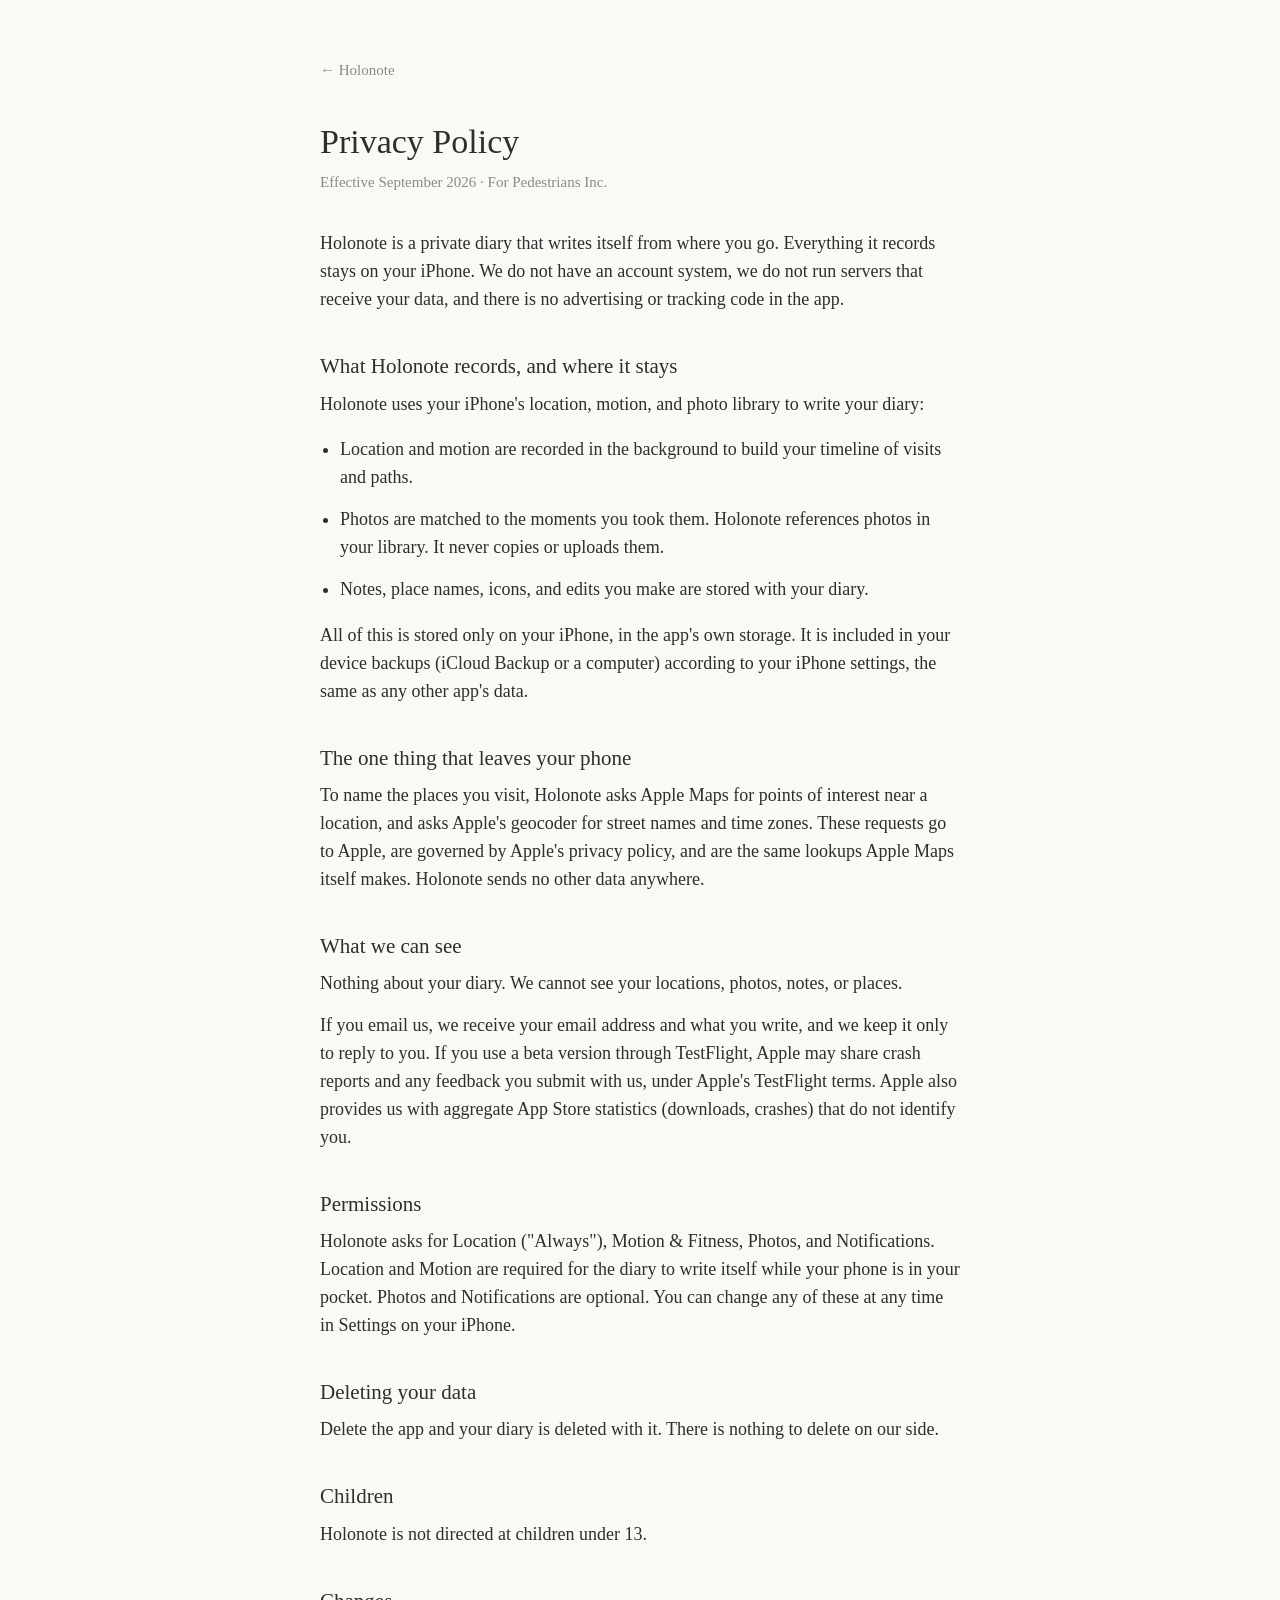
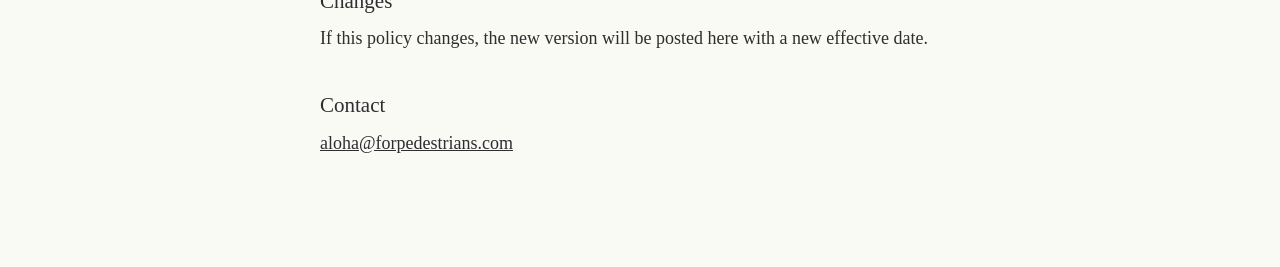
<file: privacy.html>
<!doctype html>
<html lang="en">
<head>
  <meta charset="utf-8">
  <meta name="viewport" content="width=device-width, initial-scale=1">
  <title>Privacy · Holonote</title>
  <link rel="icon" href="icon.png">
  <link rel="stylesheet" href="style.css">
</head>
<body>
  <article class="page">
    <a class="back" href="index.html">← Holonote</a>
    <h1>Privacy Policy</h1>
    <p class="meta">Effective September 2026 · For Pedestrians Inc.</p>

    <p>Holonote is a private diary that writes itself from where you go. Everything it records stays on your iPhone. We do not have an account system, we do not run servers that receive your data, and there is no advertising or tracking code in the app.</p>

    <h2>What Holonote records, and where it stays</h2>
    <p>Holonote uses your iPhone's location, motion, and photo library to write your diary:</p>
    <ul>
      <li>Location and motion are recorded in the background to build your timeline of visits and paths.</li>
      <li>Photos are matched to the moments you took them. Holonote references photos in your library. It never copies or uploads them.</li>
      <li>Notes, place names, icons, and edits you make are stored with your diary.</li>
    </ul>
    <p>All of this is stored only on your iPhone, in the app's own storage. It is included in your device backups (iCloud Backup or a computer) according to your iPhone settings, the same as any other app's data.</p>

    <h2>The one thing that leaves your phone</h2>
    <p>To name the places you visit, Holonote asks Apple Maps for points of interest near a location, and asks Apple's geocoder for street names and time zones. These requests go to Apple, are governed by Apple's privacy policy, and are the same lookups Apple Maps itself makes. Holonote sends no other data anywhere.</p>

    <h2>What we can see</h2>
    <p>Nothing about your diary. We cannot see your locations, photos, notes, or places.</p>
    <p>If you email us, we receive your email address and what you write, and we keep it only to reply to you. If you use a beta version through TestFlight, Apple may share crash reports and any feedback you submit with us, under Apple's TestFlight terms. Apple also provides us with aggregate App Store statistics (downloads, crashes) that do not identify you.</p>

    <h2>Permissions</h2>
    <p>Holonote asks for Location ("Always"), Motion &amp; Fitness, Photos, and Notifications. Location and Motion are required for the diary to write itself while your phone is in your pocket. Photos and Notifications are optional. You can change any of these at any time in Settings on your iPhone.</p>

    <h2>Deleting your data</h2>
    <p>Delete the app and your diary is deleted with it. There is nothing to delete on our side.</p>

    <h2>Children</h2>
    <p>Holonote is not directed at children under 13.</p>

    <h2>Changes</h2>
    <p>If this policy changes, the new version will be posted here with a new effective date.</p>

    <h2>Contact</h2>
    <p><a href="mailto:aloha@forpedestrians.com">aloha@forpedestrians.com</a></p>
  </article>
</body>
</html>
</file>
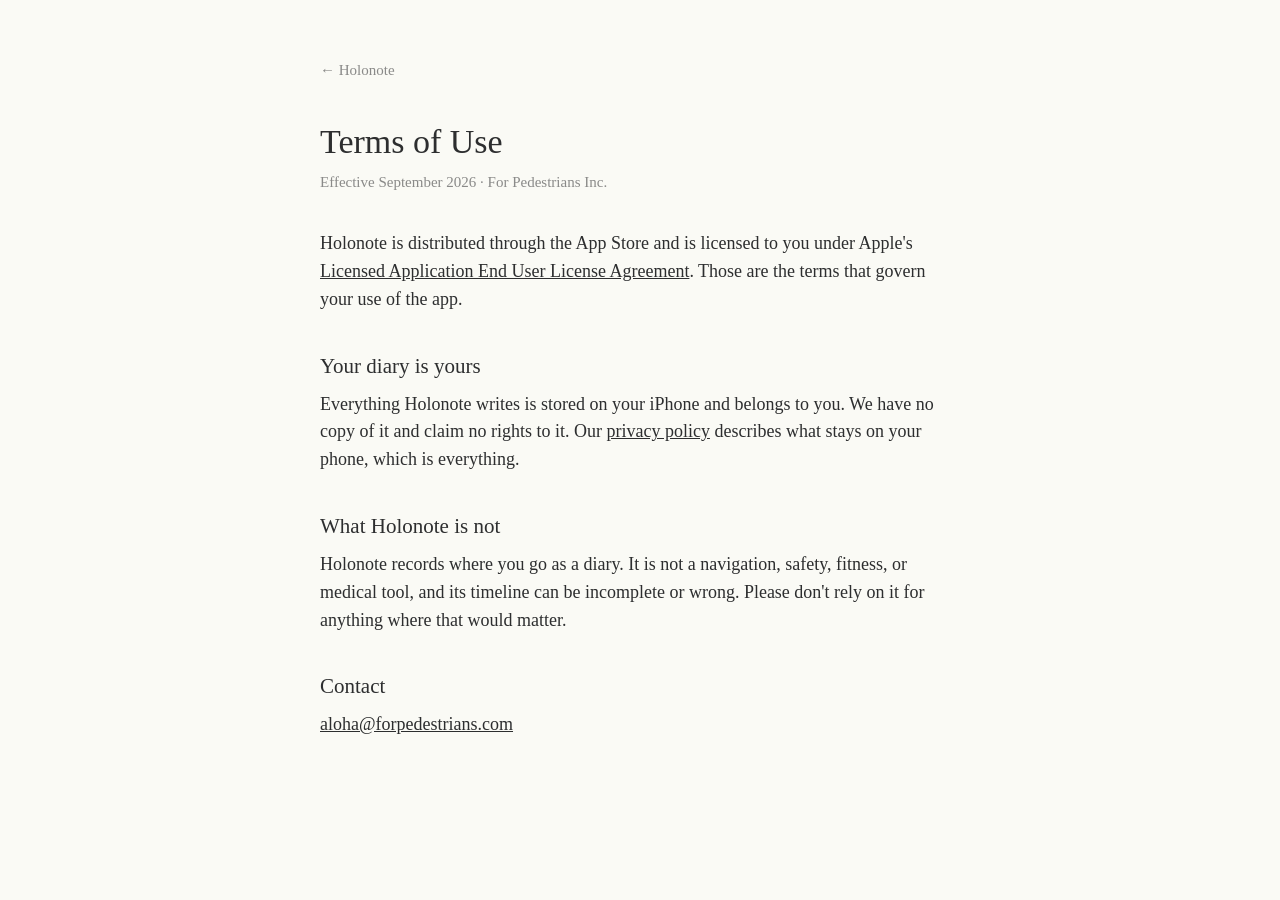
<file: terms.html>
<!doctype html>
<html lang="en">
<head>
  <meta charset="utf-8">
  <meta name="viewport" content="width=device-width, initial-scale=1">
  <title>Terms · Holonote</title>
  <link rel="icon" href="icon.png">
  <link rel="stylesheet" href="style.css">
</head>
<body>
  <article class="page">
    <a class="back" href="index.html">← Holonote</a>
    <h1>Terms of Use</h1>
    <p class="meta">Effective September 2026 · For Pedestrians Inc.</p>

    <p>Holonote is distributed through the App Store and is licensed to you under Apple's <a href="https://www.apple.com/legal/internet-services/itunes/dev/stdeula/">Licensed Application End User License Agreement</a>. Those are the terms that govern your use of the app.</p>

    <h2>Your diary is yours</h2>
    <p>Everything Holonote writes is stored on your iPhone and belongs to you. We have no copy of it and claim no rights to it. Our <a href="privacy.html">privacy policy</a> describes what stays on your phone, which is everything.</p>

    <h2>What Holonote is not</h2>
    <p>Holonote records where you go as a diary. It is not a navigation, safety, fitness, or medical tool, and its timeline can be incomplete or wrong. Please don't rely on it for anything where that would matter.</p>

    <h2>Contact</h2>
    <p><a href="mailto:aloha@forpedestrians.com">aloha@forpedestrians.com</a></p>
  </article>
</body>
</html>
</file>
<file: style.css>
/* Holonote site — the app's grounds and inks, light and dark */

:root {
  --ground: hsl(60, 30%, 97%);
  --ink: hsl(210, 2%, 18%);
  --ink-soft: hsla(210, 2%, 18%, 0.55);
  --rule: hsla(210, 2%, 18%, 0.12);
  --serif: "Iowan Old Style", "Palatino Linotype", Palatino, Georgia, serif;
  color-scheme: light dark;
}

@media (prefers-color-scheme: dark) {
  :root {
    --ground: hsl(220, 24%, 12%);
    --ink: hsl(0, 0%, 100%);
    --ink-soft: hsla(210, 7%, 84%, 0.55);
    --rule: hsla(210, 7%, 84%, 0.14);
  }
}

* { box-sizing: border-box; }

html, body { height: 100%; }

body {
  margin: 0;
  background: var(--ground);
  color: var(--ink);
  font-family: var(--serif);
  -webkit-font-smoothing: antialiased;
  padding: 0 24px;
}

/* Home: everything centred in the viewport */

.hero {
  min-height: 100svh;
  display: flex;
  flex-direction: column;
  align-items: center;
  justify-content: center;
  text-align: center;
  gap: 0;
}

.hero > * { min-width: 0; }

.icon {
  width: 120px;
  height: 120px;
  border-radius: 27px;
  box-shadow: 0 8px 24px hsla(0, 0%, 0%, 0.12);
}

h1 {
  font-weight: 400;
  font-size: 24px;
  margin: 28px 0 0;
}

.tagline {
  font-family: var(--serif);
  font-size: 30px;
  line-height: 1.25;
  margin: 12px 0 0;
  align-self: stretch;
}

.badge {
  display: inline-block;
  margin-top: 40px;
  line-height: 0;
}

.badge img {
  height: 54px;
  width: auto;
}

.foot {
  position: absolute;
  left: 0;
  right: 0;
  bottom: 28px;
  text-align: center;
  font-size: 15px;
  color: var(--ink-soft);
}

.foot a {
  color: inherit;
  text-decoration: none;
}

.foot a:hover { text-decoration: underline; }

.foot .dot { margin: 0 10px; }

/* Text pages */

.page {
  max-width: 640px;
  margin: 0 auto;
  padding: 56px 0 96px;
  font-size: 18px;
  line-height: 1.55;
}

.page .back {
  display: inline-block;
  color: var(--ink-soft);
  text-decoration: none;
  font-size: 15px;
  margin-bottom: 40px;
}

.page .back:hover { text-decoration: underline; }

.page h1 {
  font-family: var(--serif);
  font-weight: 400;
  font-size: 34px;
  line-height: 1.2;
  margin: 0 0 8px;
}

.page .meta {
  color: var(--ink-soft);
  font-size: 15px;
  margin: 0 0 36px;
}

.page h2 {
  font-size: 21px;
  font-weight: 400;
  margin: 36px 0 8px;
}

.page p, .page li { margin: 0 0 14px; }

.page ul { padding-left: 20px; }

.page a { color: inherit; }

@media (max-width: 420px) {
  .icon { width: 100px; height: 100px; border-radius: 22px; }
  .tagline { font-size: 26px; }
}
</file>
